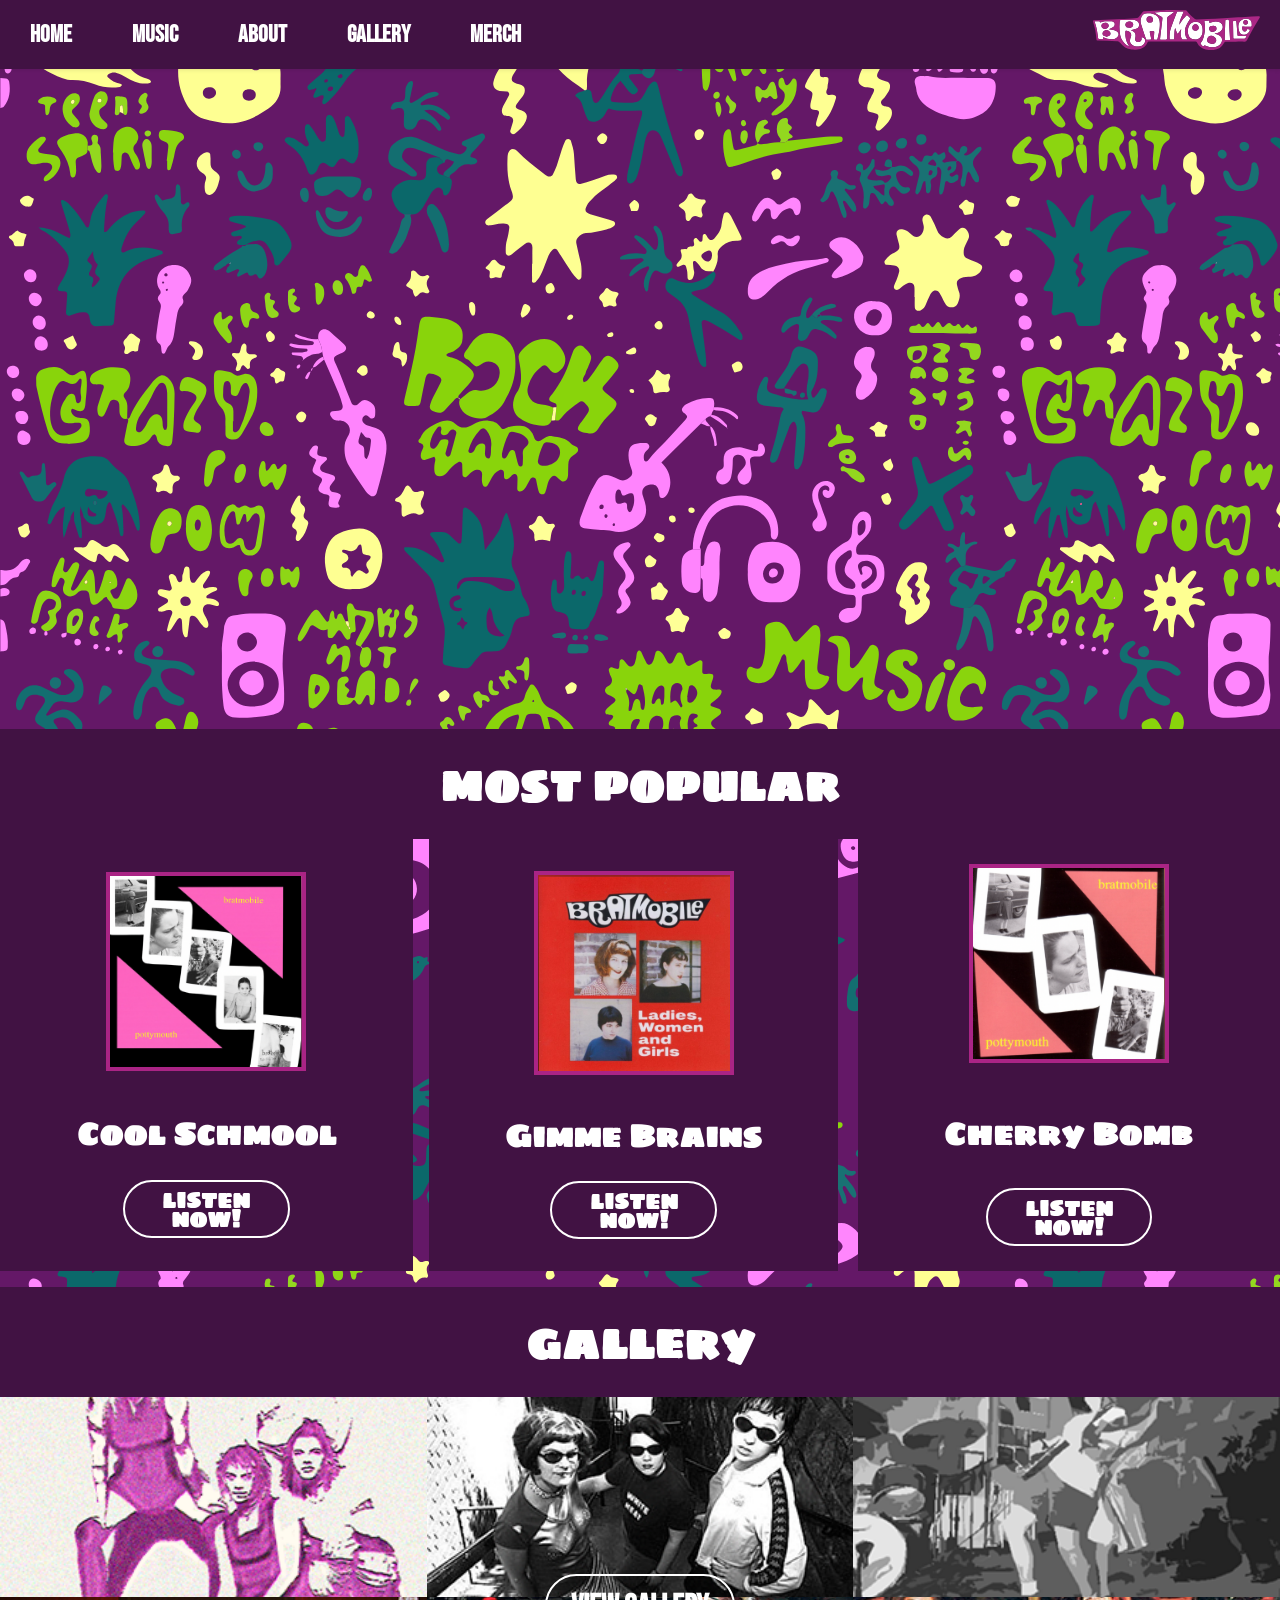
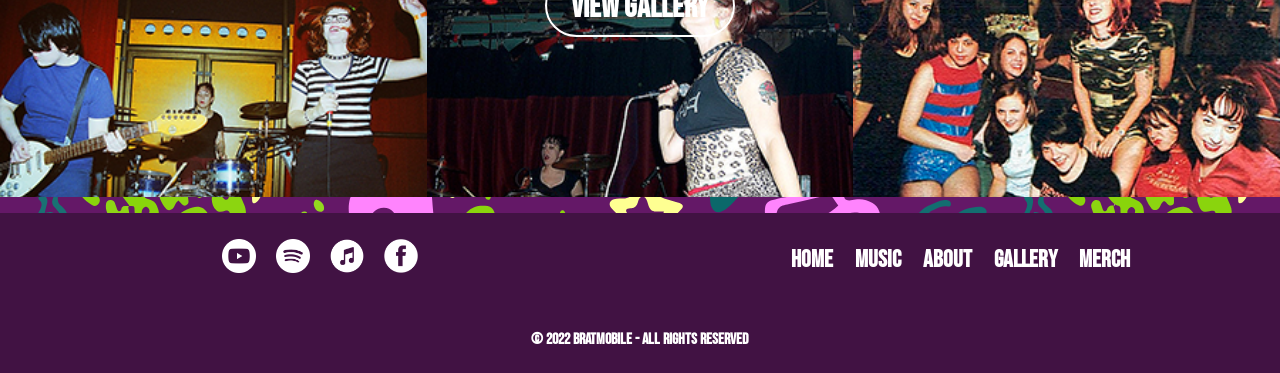
<file: Bratmobile-website/index.html>
<!DOCTYPE html>
<html lang="en">

<head>
    <meta charset="UTF-8">
    <meta http-equiv="X-UA-Compatible" content="IE=edge">
    <meta name="viewport" content="width=device-width, initial-scale=1.0">
    <title>Bratmobile Website</title>
    <link rel="stylesheet" href="style.css" type="text/css">
</head>

<body>
    <!-- hamburger- menu/ linket: https://www.youtube.com/watch?v=sjrp1FEHnyA -->
    <header class="header">
        <a href="index.html"><img class="img-logo" src="images/logo2.svg" alt="Banner logo"></a>
        <!-- menu-btn og nav-icon gør der er en bruger-menu og en checkbox -->
        <input class="menu-btn" type="checkbox" id="menu-btn">
        <!-- menu-btn og nav-icon gør der er en bruger-menu og en checkbox -->
        <label class="menu-icon" for="menu-btn"><span class="nav-icon"></span></label>
        <ul class="menu">
            <li><a href="index.html">Home</a></li>
            <li><a href="music.html">Music</a></li>
            <li><a href="about.html">About</a></li>
            <li><a href="gallery.html">Gallery</a></li>
            <li><a target="_blank" href="https://www.merchbar.com/rock-alternative/bratmobile">Merch</a></li>
        </ul>
    </header>

    <!-- bandet -->
    <section class="frontpage__intro">
        <video autoplay loop muted class="frontpage__video">
            <source src="images/frontpage__video.mp4" type="video/mp4">
        </video>
    </section>

    <!-- musik-top -->
    <section class="mostpopular__title">
        <h1>most popular</h1>
    </section>
    <section class="mostpopular">
        <article class="cover_right">
            <img class="albumimg" src="images/album1.jpeg" alt="Cool Schmool album-cover">
            <h1 class="albumtitle">Cool Schmool</h1>
            <a href="music.html">
                <h2 class="listennow">listen now!</h2>
            </a>
        </article>
        <article class="cover_left1">
            <img class="albumimg" src="images/album2.jpeg" alt="Gimme Brains album-cover">
            <h1 class="albumtitle2">Gimme Brains</h1>
            <a href="music.html">
                <h2 class="listennow">listen now!</h2>
            </a>
        </article>
        <article class="cover_left">
            <img class="albumimg" src="images/album2.jpeg" alt="Gimme Brains album-cover">
            <h1 class="albumtitle2">Gimme Brains</h1>
            <a href="music.html">
                <h2 class="listennow">listen now!</h2>
            </a>
        </article>
        <article class="cover_right cover__cherry">
            <img class="albumimg" src="images/album3.jpeg" alt="Cherry Bomb album-cover">
            <h1 class="albumtitle">Cherry Bomb</h1>
            <a href="music.html">
                <h2 class="listennow">listen now!</h2>
            </a>
        </article>
    </section>

    <!-- gallery -->
    <section class="gallery__title">
        <h1>gallery</h1>
    </section>
    <main>
        <section class="gallery_button">
            <a class="gallery_button__link" href="gallery.html">
                <h2 class="viewgallery">View gallery</h2>
            </a>
        </section>
        <section class="frontpage__gallery">
            <img class="frontpage__gallery_img" src="images/g1.png" alt="">
            <img class="frontpage__gallery_img" src="images/g2.png" alt="">
            <img class="frontpage__gallery_img" src="images/g3.png" alt="">
            <img class="frontpage__gallery_img" src="images/g4.png" alt="">
            <img class="frontpage__gallery_img" src="images/g5.png" alt="">
            <img class="frontpage__gallery_img" src="images/g6.png" alt="">
        </section>
    </main>

    <!-- footer -->
    <footer class="upperfooter">
        <ul class="footer__some">
            <li><a target="_blank" href="https://www.youtube.com/channel/UCO_ATn6dfa7IrXOGFjCIO2g"><img
                        class="footericon" src="images/youtube.png" alt="Link to YouTube"></a></li>
            <li><a target="_blank"
                    href="https://open.spotify.com/artist/3GTaO7e3uPaG0SJR7Hxy8L?si=b9cee08aacd64d13"><img
                        class="footericon" src="images/spotify.png" alt="Link to Spotify"></a></li>
            <li><a target="_blank" href="https://music.apple.com/dk/artist/bratmobile/2818879?l=da"><img
                        class="footericon" src="images/applemusic.png" alt="Link to Apple Music"></a>
            </li>
            <li><a target="_blank" href="https://www.facebook.com/bratmobileofficial"><img class="footericon"
                        src="images/facebook.png" alt="Link to Facebook-page"></a></li>
        </ul>
        <ul class="footer__links">
            <li><a href="index.html">Home</a></li>
            <li><a href="music.html">Music</a></li>
            <li><a href="about.html">About</a></li>
            <li><a href="gallery.html">Gallery</a></li>
            <li><a target="_blank" href="https://www.merchbar.com/rock-alternative/bratmobile">Merch</a></li>
        </ul>
    </footer>
    <footer class="underfooter">
        <p>© 2022 Bratmobile - All Rights Reserved</p>
    </footer>
</body>

</html>
</file>
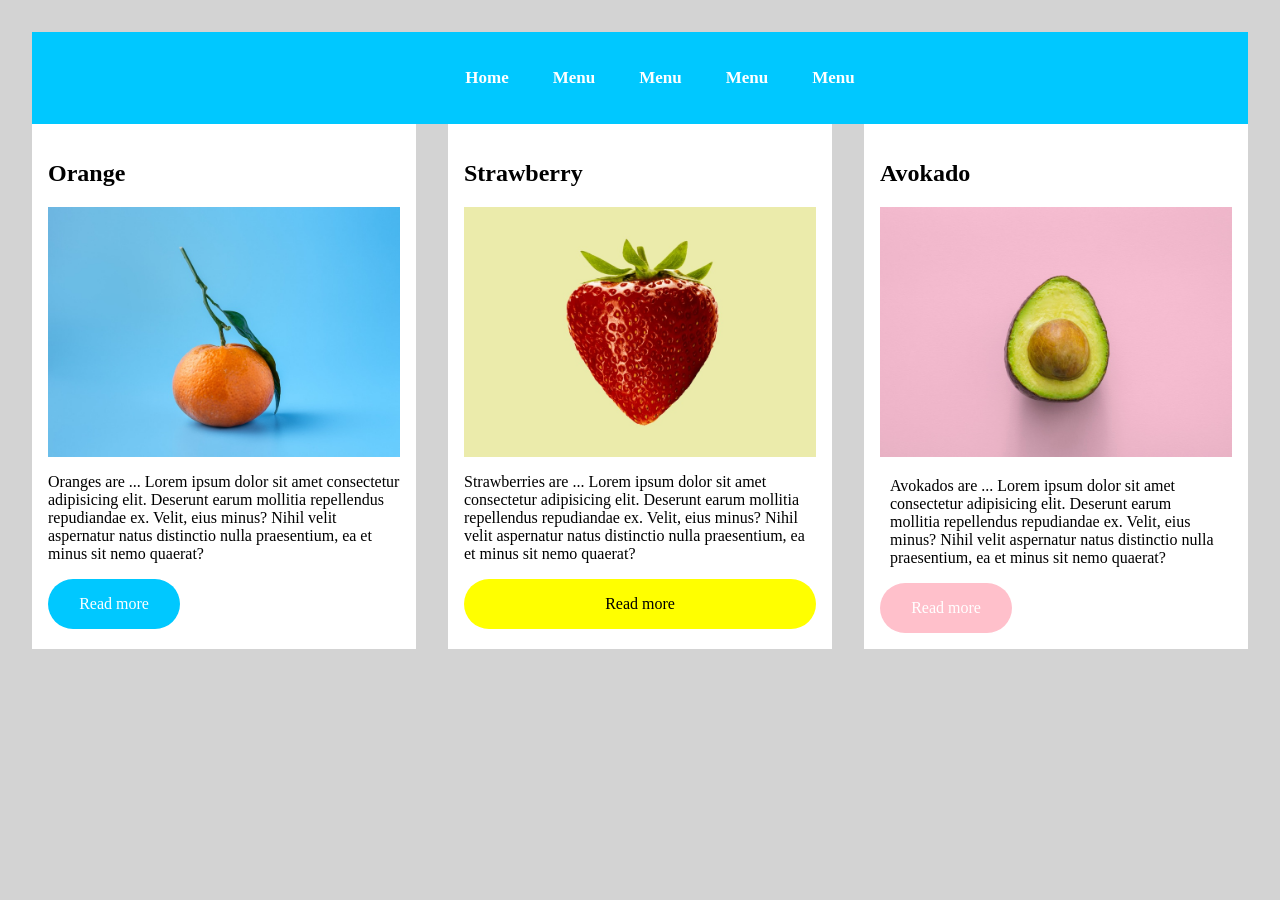
<file: Fruitcards-styling/index.html>
<!DOCTYPE html>
<html lang="en">
<head>
    <meta charset="UTF-8">
    <meta http-equiv="X-UA-Compatible" content="IE=edge">
    <meta name="viewport" content="width=device-width, initial-scale=1.0">
    <link rel="stylesheet" href="style.css">
    <title>Flexbox cards with fruit</title>
</head>
<body>
    <header>
        <nav>
            <ul>
                <li><a href="#">Home</a></li>
                <li><a href="#">Menu</a></li>
                <li><a href="#">Menu</a></li>
                <li><a href="#">Menu</a></li>
                <li><a href="#">Menu</a></li>
            </ul>
        </nav>
    </header>
    <section class="fruit-collection">
        <article class="fruit">
            <h2 class="fruit__title">Orange</h2>
            <img class="fruit__img" src="images/orange.jpg" alt="orange with a green leaf">
            <p class="fruit__description">Oranges are ... Lorem ipsum dolor sit amet consectetur adipisicing elit. Deserunt earum mollitia repellendus repudiandae ex. Velit, eius minus? Nihil velit aspernatur natus distinctio nulla praesentium, ea et minus sit nemo quaerat?</p>
            <a href="#" class="fruit__button  fruit__button--blue">Read more</a>
        </article>
        <article class="fruit">
            <h2 class="fruit__title">Strawberry</h2>
            <img class="fruit__img" src="images/strawberry.jpg" alt="strawberry">
            <p class="fruit__description">Strawberries are ... Lorem ipsum dolor sit amet consectetur adipisicing elit. Deserunt earum mollitia repellendus repudiandae ex. Velit, eius minus? Nihil velit aspernatur natus distinctio nulla praesentium, ea et minus sit nemo quaerat?</p>
            <a href="#" class="fruit__button  fruit__button--yellow">Read more</a>
        </article>
        <article class="fruit fruit--pink">
            <h2 class="fruit__title">Avokado</h2>
            <img class="fruit__img" src="images/avokado.jpg" alt="avokado cut in half">
            <p class="fruit__description fruit__description--pink">Avokados are ... Lorem ipsum dolor sit amet consectetur adipisicing elit. Deserunt earum mollitia repellendus repudiandae ex. Velit, eius minus? Nihil velit aspernatur natus distinctio nulla praesentium, ea et minus sit nemo quaerat?</p>
            <a href="#" class="fruit__button  fruit__button--pink">Read more</a>
        </article>
    </section>
    
</body>
</html>
</file>
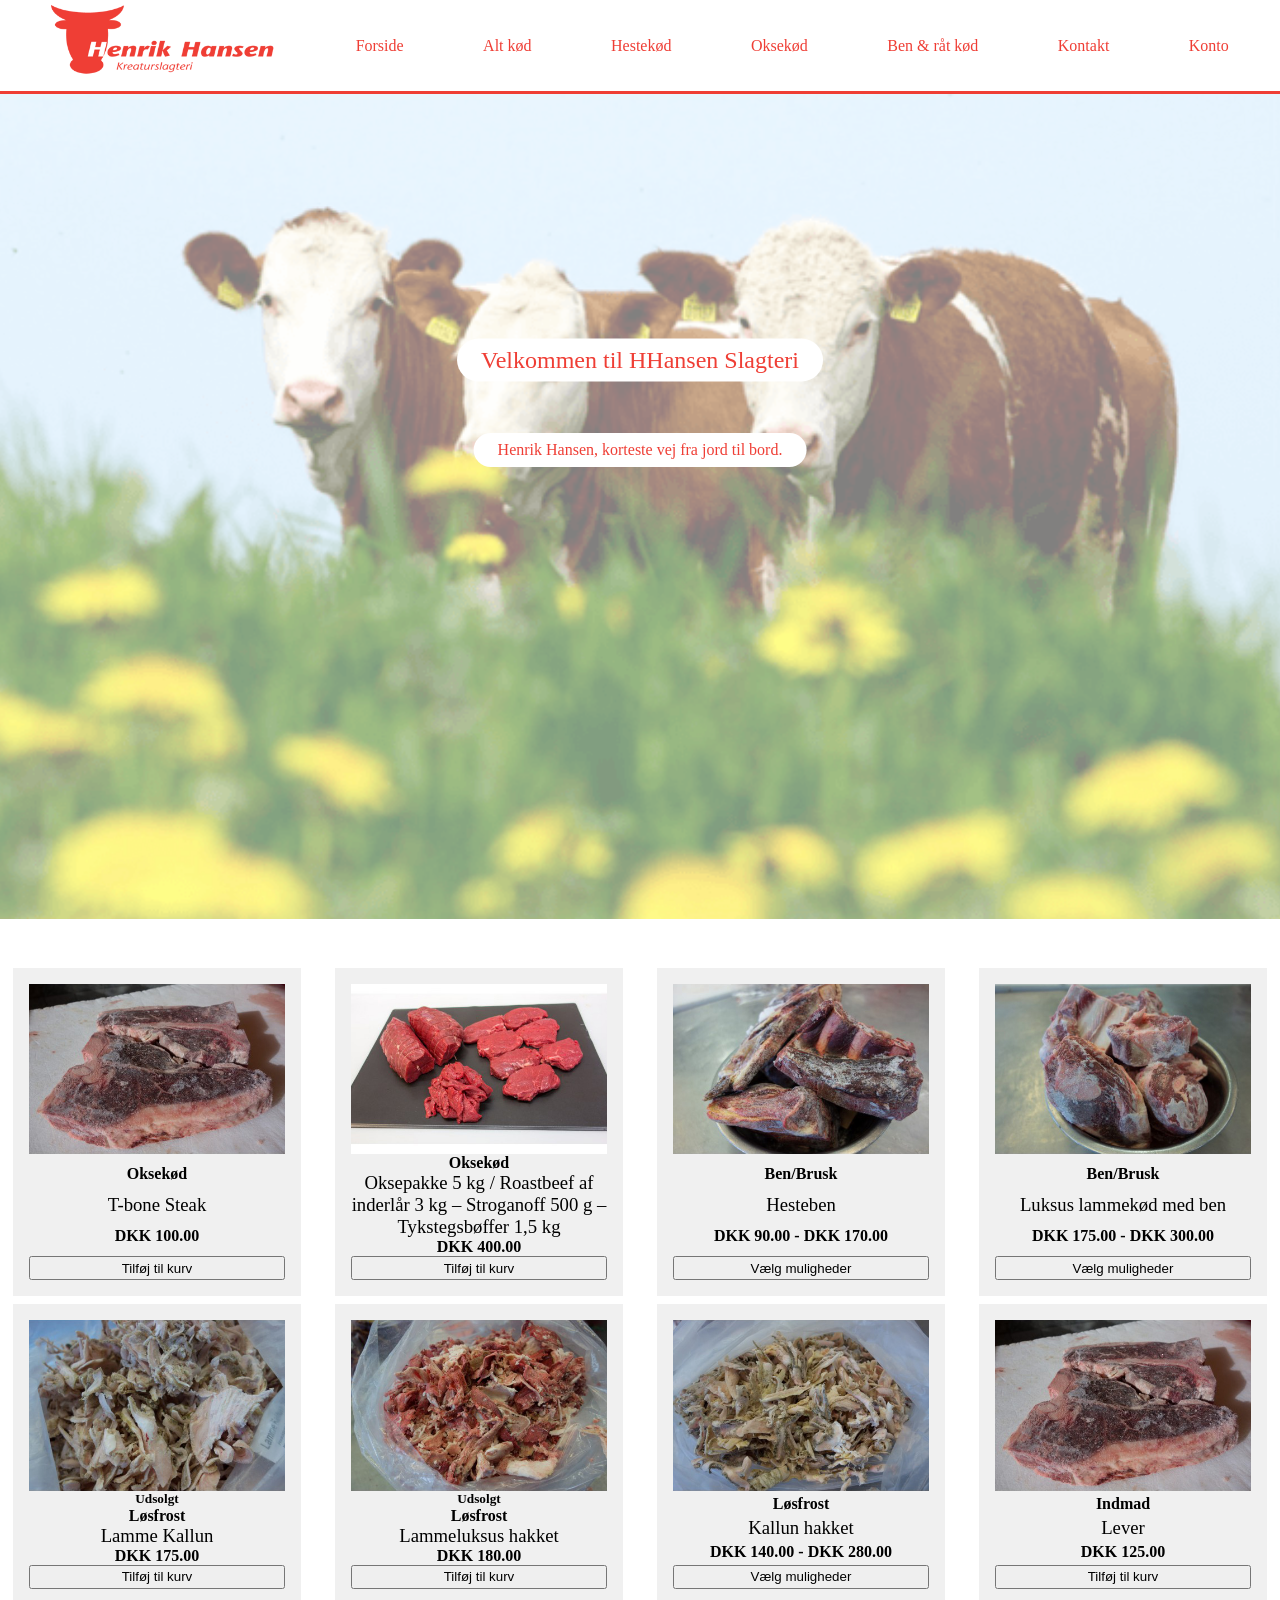
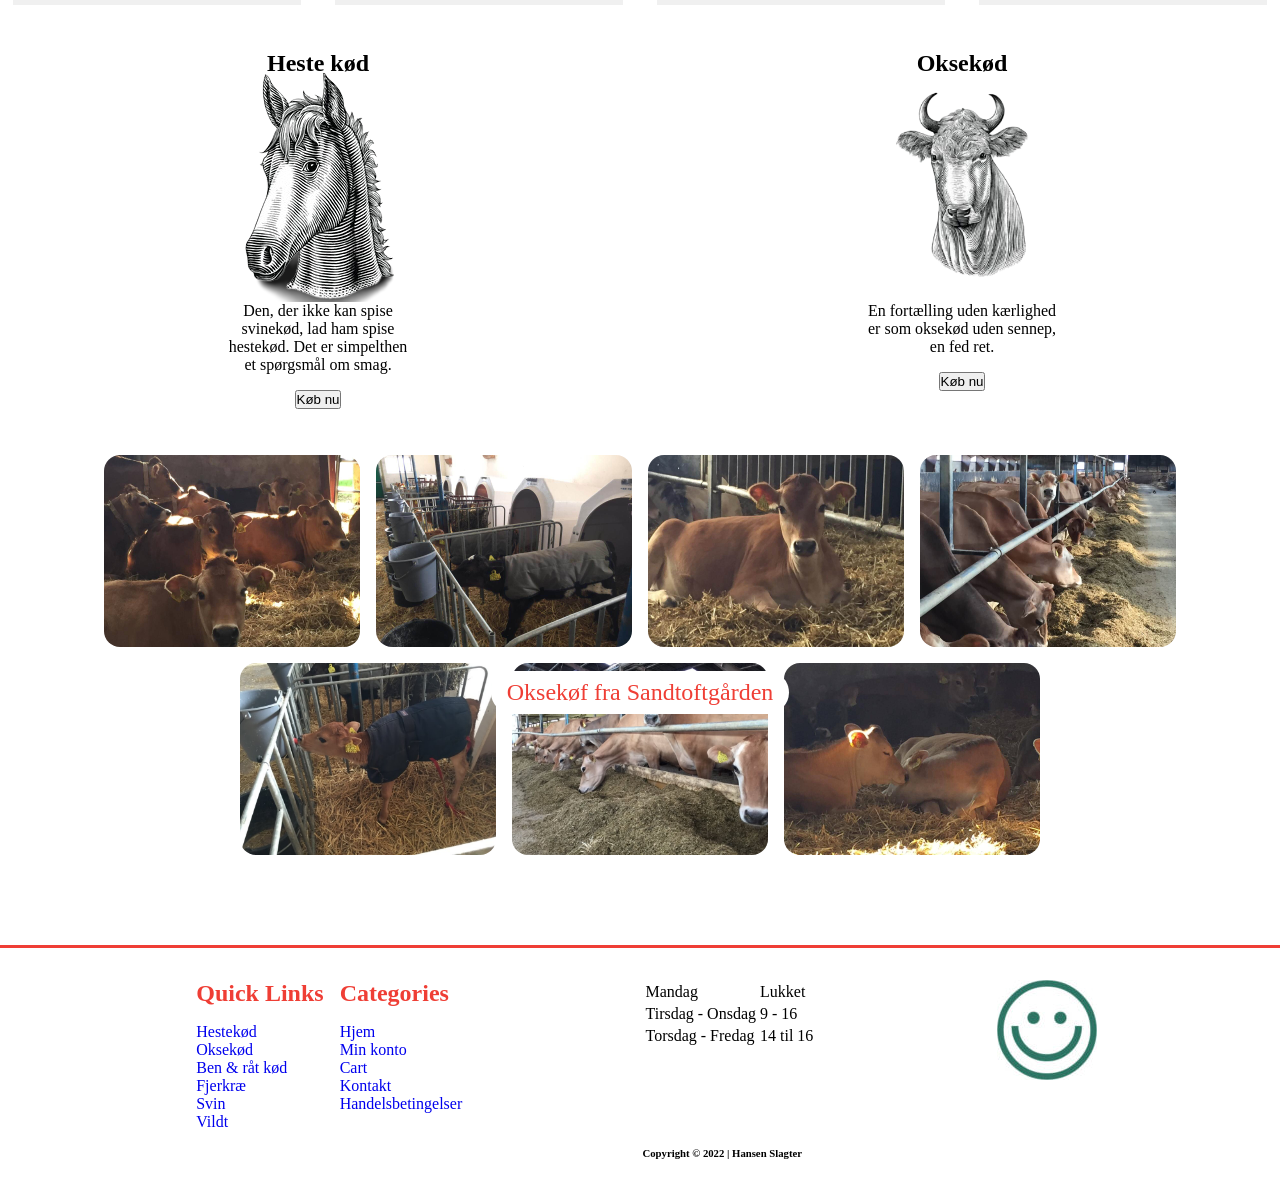
<file: Slagter Hansen-redesign/index.html>
<!DOCTYPE html>
<html lang="en">
  <head>
    <meta charset="UTF-8" />
    <meta http-equiv="X-UA-Compatible" content="IE=edge" />
    <meta name="viewport" content="width=device-width, initial-scale=1.0" />
    <title>Slagter Hansen</title>
    <link rel="stylesheet" href="style.css" />
  </head>
  <body>
    <header class="site-header">
      <nav class="menu">
        <ul class="menu__list">
          <li>
            <a href="index.html"><img src="images/logo.png" alt="Slagter Hansen logo" class="logo" /></a>
          </li>
          <li class="menu__item">
            <a href="#" class="menu__link">Forside</a>
          </li>
          <li class="menu__item">
            <a href="#" class="menu__link">Alt kød</a>
          </li>
          <li class="menu__item">
            <a href="#" class="menu__link">Hestekød</a>
          </li>
          <li class="menu__item">
            <a href="#" class="menu__link">Oksekød</a>
          </li>
          <li class="menu__item">
            <a href="#" class="menu__link">Ben & råt kød</a>
          </li>
          <li class="menu__item">
            <a href="#" class="menu__link">Kontakt</a>
          </li>
          <li class="menu__item">
            <a href="#" class="menu__link">Konto</a>
          </li>
        </ul>
      </nav>
    </header>
    <section class="hero">
      <h2 class="hero__subheading">Velkommen til HHansen Slagteri</h2>
      <h1 class="hero__heading">
        Henrik Hansen, korteste vej fra jord til bord.
      </h1>
      <button class="buy-now">Køb nu</button>
      <img
        src="images/hero.png"
        alt="Cows standing on a field"
        class="hero__image"
      />
    </section>
    <main>
      <section class="popular-products">
        <article class="product">
          <img src="images/product1.jpeg" class="product__image" />
          <h4 class="product__category">Oksekød</h4>
          <h3 class="product__name">T-bone Steak</h3>
          <h4 class="product__price">DKK 100.00</h4>
          <button class="product__add-to-cart">Tilføj til kurv</button>
        </article>
        <article class="product">
          <img src="images/product2.jpeg" class="product__image" />
          <h4 class="product__category">Oksekød</h4>
          <h3 class="product__name">
            Oksepakke 5 kg / Roastbeef af inderlår 3 kg – Stroganoff 500 g –
            Tykstegsbøffer 1,5 kg
          </h3>
          <h4 class="product__price">DKK 400.00</h4>
          <button class="product__add-to-cart">Tilføj til kurv</button>
        </article>
        <article class="product">
          <img src="images/product3.jpeg" class="product__image" />
          <h4 class="product__category">Ben/Brusk</h4>
          <h3 class="product__name">Hesteben</h3>
          <h4 class="product__price">DKK 90.00 - DKK 170.00</h4>
          <button class="product__add-to-cart product__add-to-cart--choice">
            Vælg muligheder
          </button>
        </article>
        <article class="product">
          <img src="images/product4.jpeg" class="product__image" />
          <h4 class="product__category">Ben/Brusk</h4>
          <h3 class="product__name">Luksus lammekød med ben</h3>
          <h4 class="product__price">DKK 175.00 - DKK 300.00</h4>
          <button class="product__add-to-cart product__add-to-cart--choice">
            Vælg muligheder
          </button>
        </article>
        <article class="product">
          <img src="images/product5.jpeg" class="product__image" />
          <h5 class="product__sold-out">Udsolgt</h5>
          <h4 class="product__category">Løsfrost</h4>
          <h3 class="product__name">Lamme Kallun</h3>
          <h4 class="product__price">DKK 175.00</h4>
          <button class="product__add-to-cart">Tilføj til kurv</button>
        </article>
        <article class="product">
          <img src="images/product6.jpeg" class="product__image" />
          <h5 class="product__sold-out">Udsolgt</h5>
          <h4 class="product__category">Løsfrost</h4>
          <h3 class="product__name">Lammeluksus hakket</h3>
          <h4 class="product__price">DKK 180.00</h4>
          <button class="product__add-to-cart">Tilføj til kurv</button>
        </article>
        <article class="product">
          <img src="images/product7.jpeg" class="product__image" />
          <h4 class="product__category">Løsfrost</h4>
          <h3 class="product__name">Kallun hakket</h3>
          <h4 class="product__price">DKK 140.00 - DKK 280.00</h4>
          <button class="product__add-to-cart product__add-to-cart--choice">
            Vælg muligheder
          </button>
        </article>
        <article class="product">
          <img src="images/product1.jpeg" class="product__image" />
          <h4 class="product__category">Indmad</h4>
          <h3 class="product__name">Lever</h3>
          <h4 class="product__price">DKK 125.00</h4>
          <button class="product__add-to-cart">Tilføj til kurv</button>
        </article>
      </section>
      <section class="categories">
        <article class="category1">
          <h2 class="category__name">Heste kød</h2>
          <p class="category__description">
            Den, der ikke kan spise svinekød, lad ham spise hestekød. Det er
            simpelthen et spørgsmål om smag.
          </p>
          <button class="buy-now">Køb nu</button>
        </article>
        <article class="category2">
          <h2 class="category__name">Oksekød</h2>
          <p class="category__description">
            En fortælling uden kærlighed er som oksekød uden sennep, en fed ret.
          </p>
          <button class="buy-now">Køb nu</button>
        </article>
      </section>
      <section class="gallery">
        <h2 class="gallery__headline">Oksekøf fra Sandtoftgården</h2>
        <img src="images/gallery1.jpeg" class="gallery__image" />
        <img src="images/gallery2.jpeg" class="gallery__image" />
        <img src="images/gallery3.jpeg" class="gallery__image" />
        <img src="images/gallery4.jpeg" class="gallery__image" />
        <img src="images/gallery5.jpeg" class="gallery__image" />
        <img src="images/gallery6.jpeg" class="gallery__image" />
        <img src="images/gallery7.jpeg" class="gallery__image" />
      </section>
    </main>
    <footer class="site-footer">
      <nav class="footer-links">
        <h2 class="footer-links__headline">Quick Links</h2>
        <ul class="quick-links">
          <li class="quick-links__item">
            <a href="#" class="quick-links__link">Hjem</a>
          </li>
          <li class="quick-links__item">
            <a href="#" class="quick-links__link">Min konto</a>
          </li>
          <li class="quick-links__item">
            <a href="#" class="quick-links__link">Cart</a>
          </li>
          <li class="quick-links__item">
            <a href="#" class="quick-links__link">Kontakt</a>
          </li>
          <li class="quick-links__item">
            <a href="#" class="quick-links__link">Handelsbetingelser</a>
          </li>
        </ul>
        <h2 class="footer-links__headline">Categories</h2>
        <ul class="categories-links">
          <li class="categories-links__item">
            <a href="#" class="categories-links__link">Hestekød</a>
          </li>
          <li class="categories-links__item">
            <a href="#" class="categories-links__link">Oksekød</a>
          </li>
          <li class="categories-links__item">
            <a href="#" class="categories-links__link">Ben & råt kød</a>
          </li>
          <li class="categories-links__item">
            <a href="#" class="categories-links__link">Fjerkræ</a>
          </li>
          <li class="categories-links__item">
            <a href="#" class="categories-links__link">Svin</a>
          </li>
          <li class="categories-links__item">
            <a href="#" class="categories-links__link">Vildt</a>
          </li>
        </ul>
      </nav>
      <section class="opening-hours">
        <table class="opening-hours-table">
          <tr>
            <td>Mandag</td>
            <td>Lukket</td>
          </tr>
          <tr>
            <td>Tirsdag - Onsdag</td>
            <td>9 - 16</td>
          </tr>
          <tr>
            <td>Torsdag - Fredag</td>
            <td>14 til 16</td>
          </tr>
        </table>
      </section>
      <a class="site-footer__smilie" href="https://www.findsmiley.dk/708761">
        <img src="images/smilie.jpeg" alt="Fødevarestyrelsens smileyordning" />
      </a>
      <h6 class="site-footer__copyright">
        Copyright &copy; 2022 | Hansen Slagter
      </h6>
    </footer>
  </body>
</html>
</file>
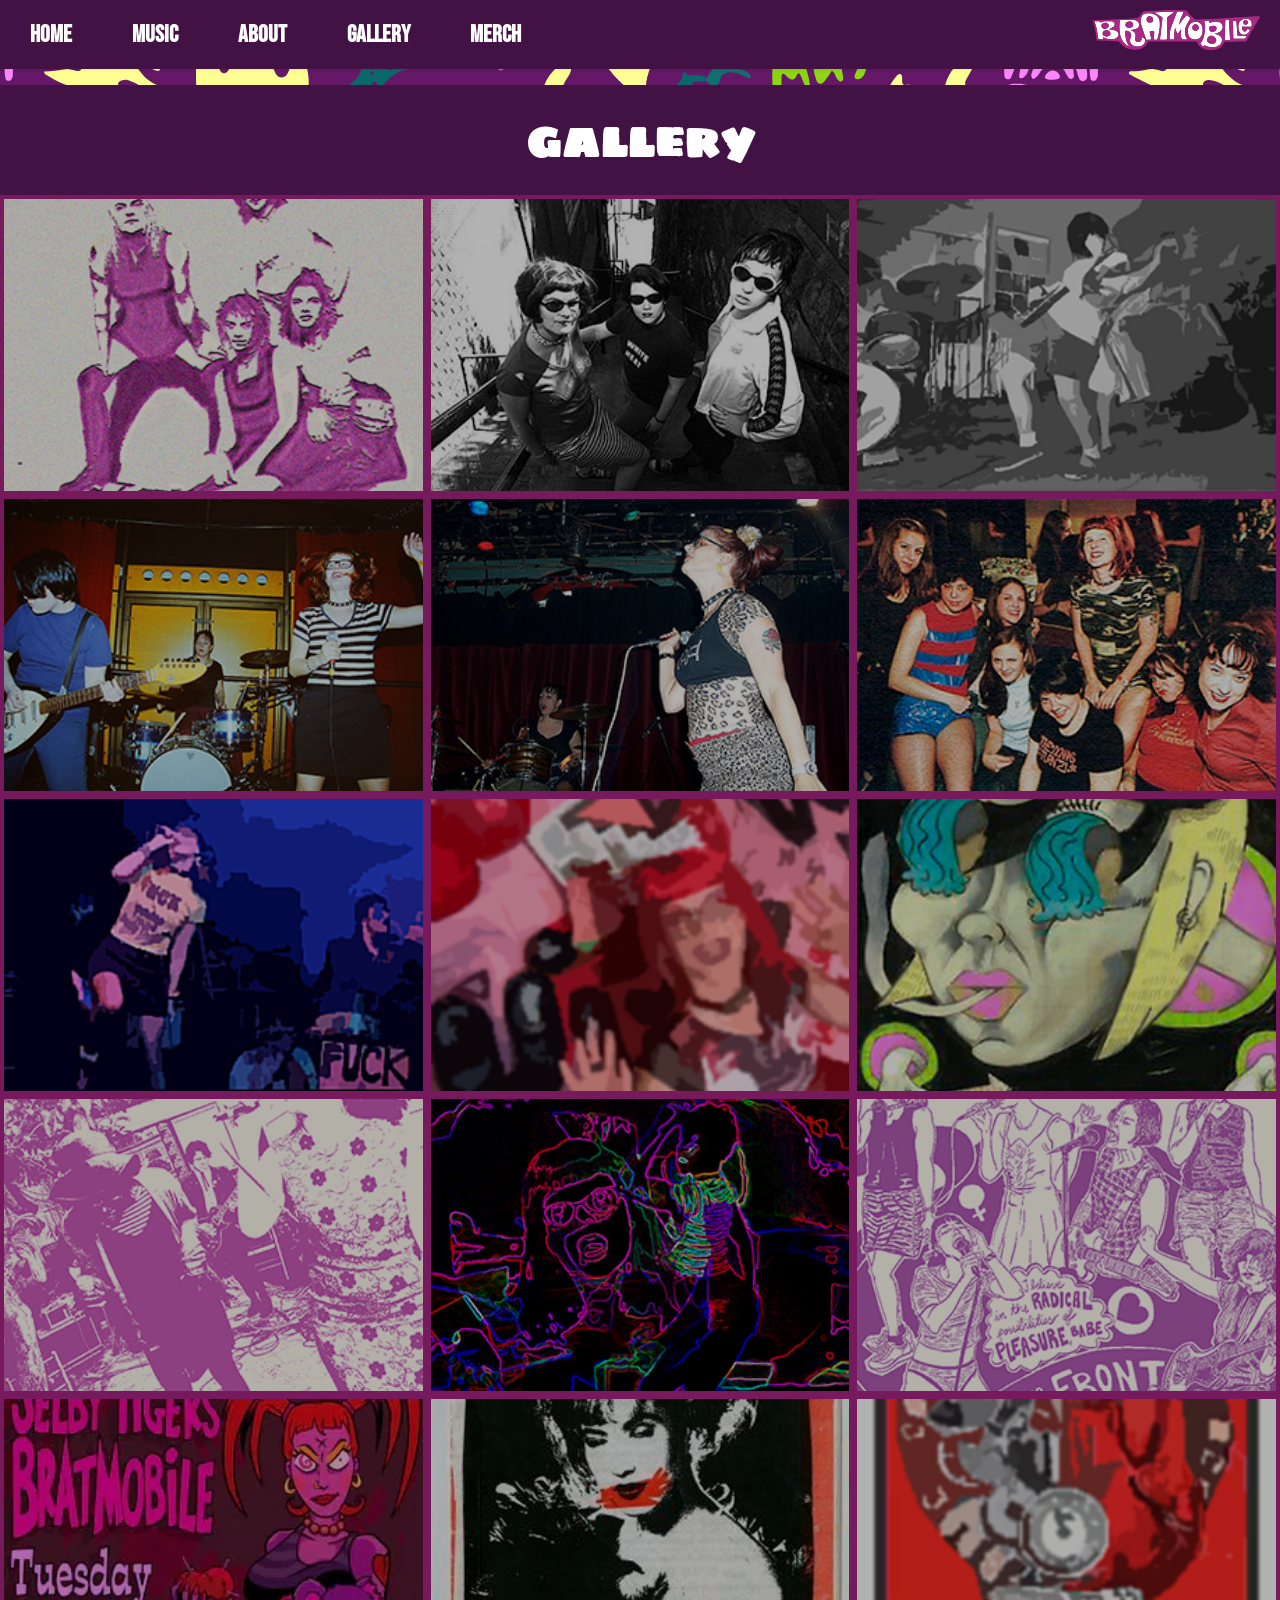
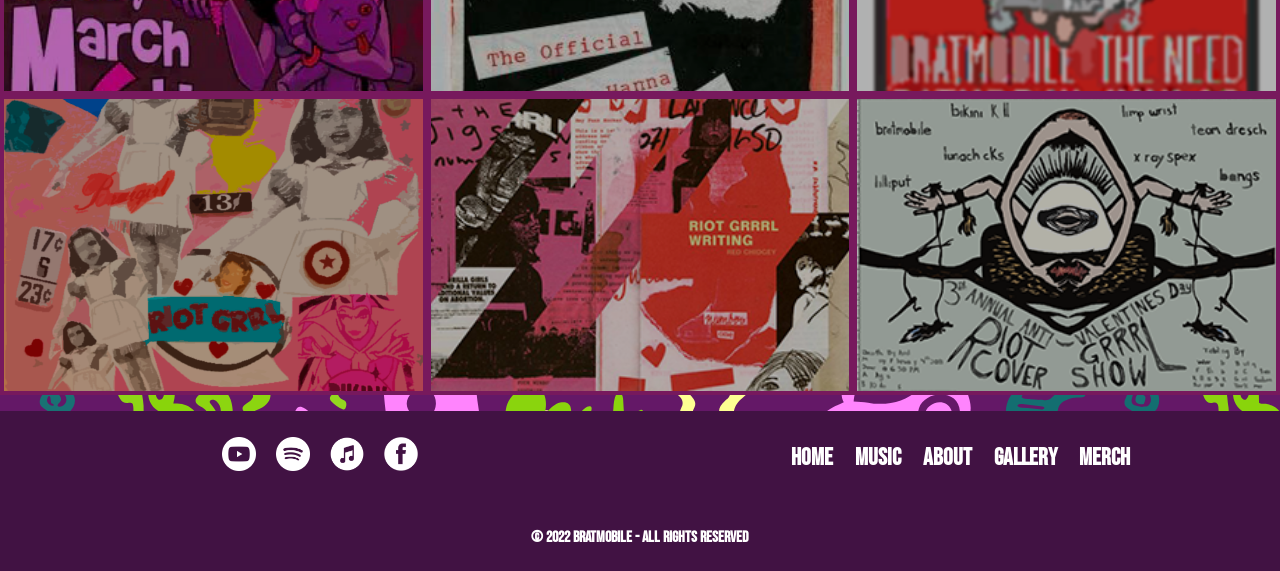
<file: Bratmobile-website/gallery.html>
<!DOCTYPE html>
<html lang="en">

<head>
    <meta charset="UTF-8">
    <meta http-equiv="X-UA-Compatible" content="IE=edge">
    <meta name="viewport" content="width=device-width, initial-scale=1.0">
    <title>Bratmobile Website - Gallery</title>
    <link rel="stylesheet" href="style.css" type="text/css">
</head>

<body>
    <!-- hamburger- menu/ linket: https://www.youtube.com/watch?v=sjrp1FEHnyA -->
    <header class="header">
        <a href="index.html"><img class="img-logo" src="images/logo2.svg" alt="Banner logo"></a>
        <!-- menu-btn og nav-icon gør der er en bruger-menu og en checkbox -->
        <input class="menu-btn" type="checkbox" id="menu-btn">
        <!-- menu-btn og nav-icon gør der er en bruger-menu og en checkbox -->
        <label class="menu-icon" for="menu-btn"><span class="nav-icon"></span></label>
        <ul class="menu">
            <li><a href="index.html">Home</a></li>
            <li><a href="music.html">Music</a></li>
            <li><a href="about.html">About</a></li>
            <li><a href="gallery.html">Gallery</a></li>
            <li><a target="_blank" href="https://www.merchbar.com/rock-alternative/bratmobile">Merch</a></li>
        </ul>
    </header>

    <!-- gallery -->
    <section class="gallery__title">
        <h1>gallery</h1>
    </section>

    <!-- gallery__billeder -->
    <main>
        <section class="gallery__section">
            <img class="gallery_img" src="images/g1.png" alt="">
            <img class="gallery_img" src="images/g2.png" alt="">
            <img class="gallery_img" src="images/g3.png" alt="">
            <img class="gallery_img" src="images/g4.png" alt="">
            <img class="gallery_img" src="images/g5.png" alt="">
            <img class="gallery_img" src="images/g6.png" alt="">
            <img class="gallery_img" src="images/g7.png" alt="">
            <img class="gallery_img" src="images/g8.png" alt="">
            <img class="gallery_img" src="images/g9.png" alt="">
            <img class="gallery_img" src="images/g10.png" alt="">
            <img class="gallery_img" src="images/g11.png" alt="">
            <img class="gallery_img" src="images/g12.png" alt="">
            <img class="gallery_img" src="images/g13.png" alt="">
            <img class="gallery_img" src="images/g14.png" alt="">
            <img class="gallery_img" src="images/g15.png" alt="">
            <img class="gallery_img" src="images/g16.png" alt="">
            <img class="gallery_img" src="images/g17.png" alt="">
            <img class="gallery_img" src="images/g18.png" alt="">
        </section>
    </main>

    <!-- footer -->
    <footer class="upperfooter">
        <ul class="footer__some">
            <li><a target="_blank" href="https://www.youtube.com/channel/UCO_ATn6dfa7IrXOGFjCIO2g"><img
                        class="footericon" src="images/youtube.png" alt="Link to YouTube"></a></li>
            <li><a target="_blank"
                    href="https://open.spotify.com/artist/3GTaO7e3uPaG0SJR7Hxy8L?si=b9cee08aacd64d13"><img
                        class="footericon" src="images/spotify.png" alt="Link to Spotify"></a></li>
            <li><a target="_blank" href="https://music.apple.com/dk/artist/bratmobile/2818879?l=da"><img
                        class="footericon" src="images/applemusic.png" alt="Link to Apple Music"></a>
            </li>
            <li><a target="_blank" href="https://www.facebook.com/bratmobileofficial"><img class="footericon"
                        src="images/facebook.png" alt="Link to Facebook-page"></a></li>
        </ul>
        <ul class="footer__links">
            <li><a href="index.html">Home</a></li>
            <li><a href="music.html">Music</a></li>
            <li><a href="about.html">About</a></li>
            <li><a href="gallery.html">Gallery</a></li>
            <li><a target="_blank" href="https://www.merchbar.com/rock-alternative/bratmobile">Merch</a></li>
        </ul>
    </footer>
    <footer class="underfooter">
        <p>© 2022 Bratmobile - All Rights Reserved</p>
    </footer>
</body>
</file>
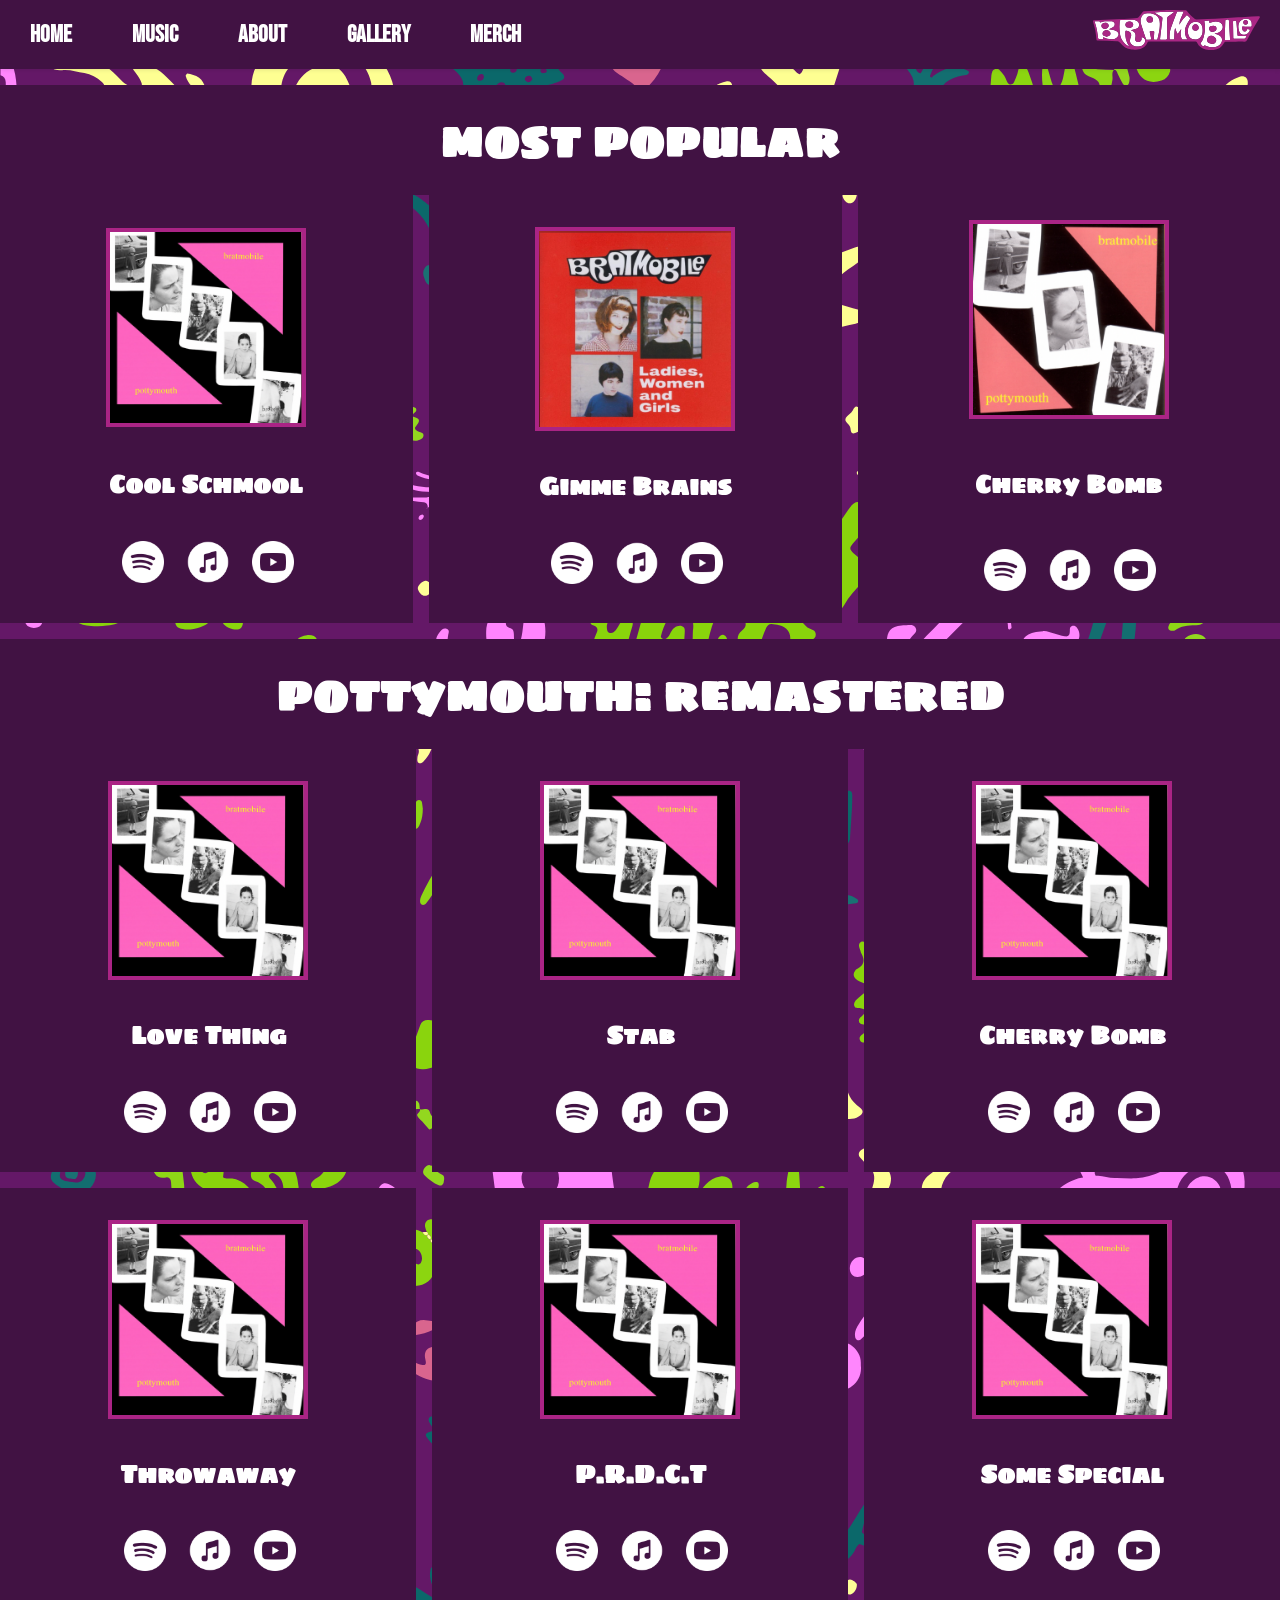
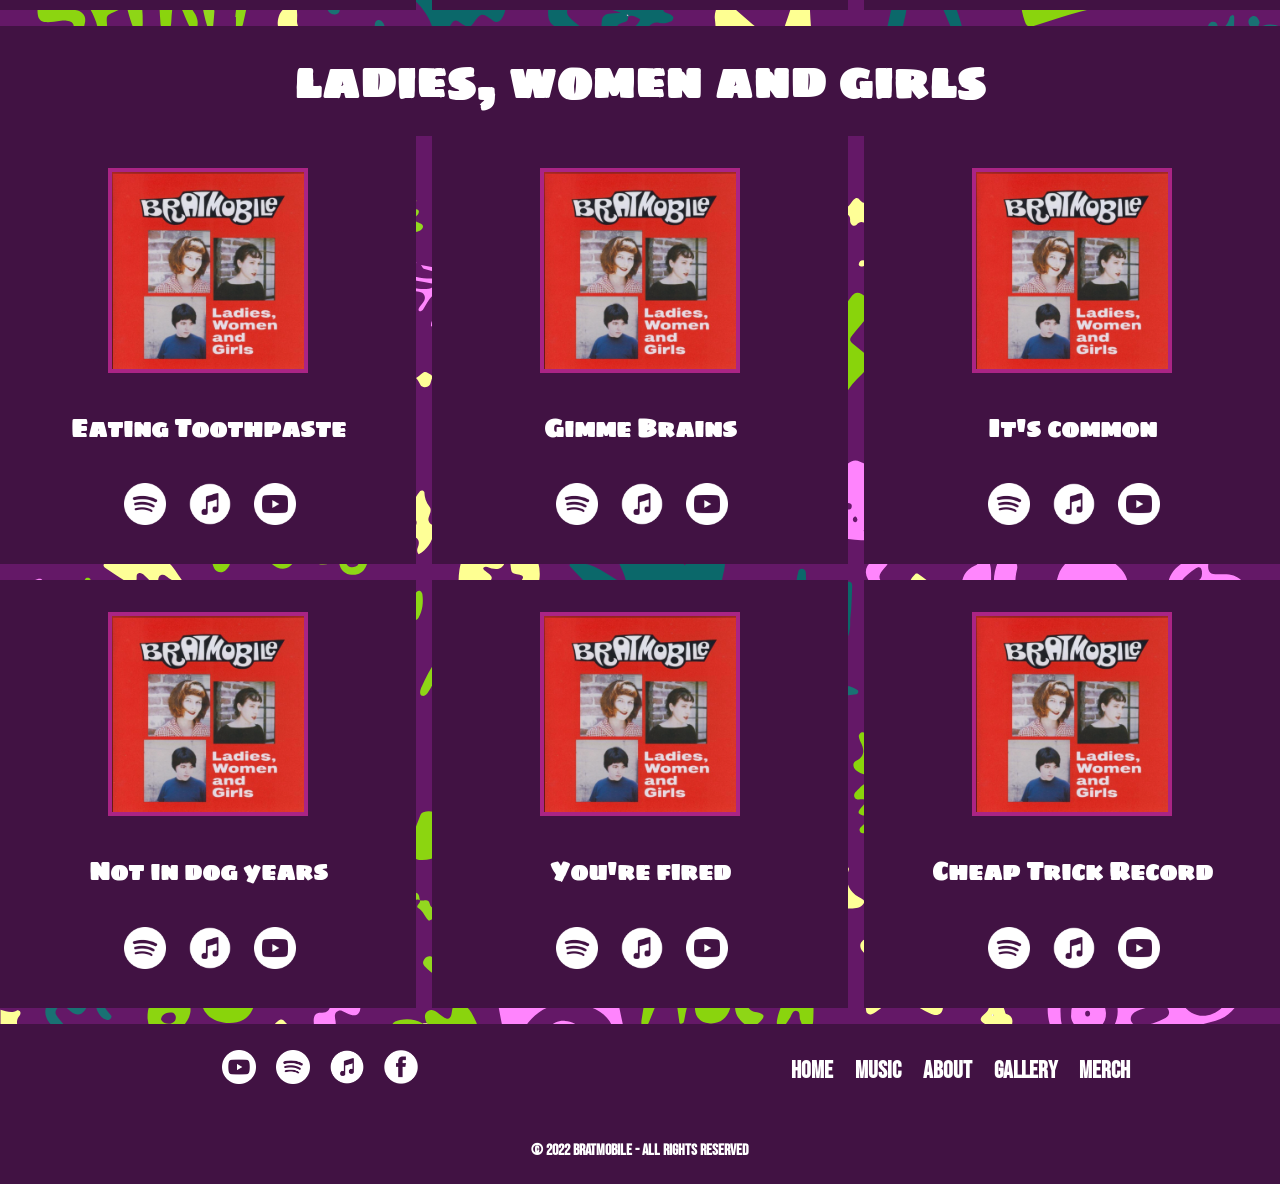
<file: Bratmobile-website/music.html>
<!DOCTYPE html>
<html lang="en">

<head>
    <meta charset="UTF-8">
    <meta http-equiv="X-UA-Compatible" content="IE=edge">
    <meta name="viewport" content="width=device-width, initial-scale=1.0">
    <title>Bratmobile Website - Music</title>
    <link rel="stylesheet" href="style.css" type="text/css">
</head>

<body>
    <!-- hamburger- menu/ linket: https://www.youtube.com/watch?v=sjrp1FEHnyA -->
    <header class="header">
        <a href="index.html"><img class="img-logo" src="images/logo2.svg" alt="Banner logo"></a>
        <!-- menu-btn og nav-icon gør der er en bruger-menu og en checkbox -->
        <input class="menu-btn" type="checkbox" id="menu-btn">
        <!-- menu-btn og nav-icon gør der er en bruger-menu og en checkbox -->
        <label class="menu-icon" for="menu-btn"><span class="nav-icon"></span></label>
        <ul class="menu">
            <li><a href="index.html">Home</a></li>
            <li><a href="music.html">Music</a></li>
            <li><a href="about.html">About</a></li>
            <li><a href="gallery.html">Gallery</a></li>
            <li><a target="_blank" href="https://www.merchbar.com/rock-alternative/bratmobile">Merch</a></li>
        </ul>
    </header>

    <!-- musik-top -->
    <section class="mostpopular__title">
        <h1>most popular</h1>
    </section>
    <section class="mostpopular">
        <article class="cover_right">
            <img class="albumimg" src="images/album1.jpeg" alt="Cool Schmool album-cover">
            <h2 class="albumtitle">Cool Schmool</h2>
            <ul class="afspil_musik">
                <li><a target="_blank"
                        href="https://open.spotify.com/track/5SQhahcpnWJ6AXZ1N4YIvT?si=97271f583f4c4f66"><img
                            src="images/spotify.png" alt="Listen on Spotify"></a></li>
                <li><a target="_blank"
                        href="https://music.apple.com/dk/album/cool-schmool/313900565?i=313900678&l=da"><img
                            src="images/applemusic.png" alt="Listen on Apple Music"></a></li>
                <li><a target="_blank"
                        href="https://www.youtube.com/watch?v=vQoP2_O8vkI&ab_channel=Bratmobile-Topic"><img
                            src="images/youtube.png" alt="Listen on YouTube"></a></li>
            </ul>
        </article>
        <article class="cover_right">
            <img class="albumimg" src="images/album2.jpeg" alt="Gimme Brains album-cover">
            <h2 class="albumtitle2">Gimme Brains</h2>
            <ul class="afspil_musik">
                <li><a target="_blank"
                        href="https://open.spotify.com/track/2ICGarWJwQiIGMl07os7sQ?si=7dd3954949874315"><img
                            src="images/spotify.png" alt="Listen on YouTube"></a></li>
                <li><a target="_blank"
                        href="https://music.apple.com/dk/album/gimme-brains/496422934?i=496422940&l=da"><img
                            src="images/applemusic.png" alt="Listen on Apple Music"></a></li>
                <li><a target="_blank"
                        href="https://www.youtube.com/watch?v=MtgUKpX7FxI&ab_channel=Bratmobile-Topic"><img
                            src="images/youtube.png" alt="Listen on YouTube"></a></li>
            </ul>
        </article>
        <article class="cover_right  cover__cherry">
            <img class="albumimg" src="images/album3.jpeg" alt="Cherry Bomb album-cover">
            <h2 class="albumtitle">Cherry Bomb</h2>
            <ul class="afspil_musik">
                <li><a target="_blank"
                        href="https://open.spotify.com/track/3ewFOv5hsOEtIdmNuiyJIV?si=baac7deac3014b2d"><img
                            src="images/spotify.png" alt="Listen on Spotify"></a></li>
                <li><a target="_blank"
                        href="https://music.apple.com/dk/album/cherry-bomb-remastered/1450008124?i=1450008131&l=da"><img
                            src="images/applemusic.png" alt="Listen on Apple Music"></a></li>
                <li><a target="_blank"
                        href="https://www.youtube.com/watch?v=bvNLCgea6oI&ab_channel=Bratmobile-Topic"><img
                            src="images/youtube.png" alt="Listen on YouTube"></a></li>
            </ul>
        </article>
    </section>

    <!-- musik__album-top -->
    <section class="mostpopular__title">
        <h1>pottymouth: remastered</h1>
    </section>
    <section class="mostpopular">
        <article class="cover_right">
            <img class="albumimg" src="images/album1.jpeg" alt="Cool Schmool album-cover">
            <h2 class="albumtitle">Love Thing</h2>
            <ul class="afspil_musik">
                <li><a target="_blank"
                        href="https://open.spotify.com/album/5B3FlfoWVwLazsuELgRcAC?si=iiOcT1xeTX6G5j2TxBL9VA"><img
                            src="images/spotify.png" alt="Listen on Spotify"></a></li>
                <li><a target="_blank"
                        href="https://music.apple.com/dk/album/pottymouth-remastered-version/1450008124?l=da"><img
                            src="images/applemusic.png" alt="Listen on Apple Music"></a></li>
                <li><a target="_blank" href="https://youtu.be/y95XS4eHqzs"><img src="images/youtube.png"
                            alt="Listen on YouTube"></a></li>
            </ul>
        </article>
        <article class="cover_right">
            <img class="albumimg" src="images/album1.jpeg" alt="Gimme Brains album-cover">
            <h2 class="albumtitle2">Stab</h2>
            <ul class="afspil_musik">
                <li><a target="_blank"
                        href="https://open.spotify.com/album/5B3FlfoWVwLazsuELgRcAC?si=iiOcT1xeTX6G5j2TxBL9VA"><img
                            src="images/spotify.png" alt="Listen on Spotify"></a></li>
                <li><a target="_blank"
                        href="https://music.apple.com/dk/album/pottymouth-remastered-version/1450008124?l=da"><img
                            src="images/applemusic.png" alt="Listen on Apple Music"></a></li>
                <li><a target="_blank" href="https://youtu.be/y95XS4eHqzs"><img src="images/youtube.png"
                            alt="Listen on YouTube"></a></li>
            </ul>
        </article>
        <article class="cover_right">
            <img class="albumimg" src="images/album1.jpeg" alt="Cherry Bomb album-cover">
            <h2 class="albumtitle">Cherry Bomb</h2>
            <ul class="afspil_musik">
                <li><a target="_blank"
                        href="https://open.spotify.com/album/5B3FlfoWVwLazsuELgRcAC?si=iiOcT1xeTX6G5j2TxBL9VA"><img
                            src="images/spotify.png" alt="Listen on Spotify"></a></li>
                <li><a target="_blank"
                        href="https://music.apple.com/dk/album/pottymouth-remastered-version/1450008124?l=da"><img
                            src="images/applemusic.png" alt="Listen on Apple Music"></a></li>
                <li><a target="_blank" href="https://youtu.be/y95XS4eHqzs"><img src="images/youtube.png"
                            alt="Listen on YouTube"></a></li>
            </ul>
        </article>
        <article class="cover_right">
            <img class="albumimg" src="images/album1.jpeg" alt="Cool Schmool album-cover">
            <h2 class="albumtitle">Throwaway</h2>
            <ul class="afspil_musik">
                <li><a target="_blank"
                        href="https://open.spotify.com/album/5B3FlfoWVwLazsuELgRcAC?si=iiOcT1xeTX6G5j2TxBL9VA"><img
                            src="images/spotify.png" alt="Listen on Spotify"></a></li>
                <li><a target="_blank"
                        href="https://music.apple.com/dk/album/pottymouth-remastered-version/1450008124?l=da"><img
                            src="images/applemusic.png" alt="Listen on Apple Music"></a></li>
                <li><a target="_blank" href="https://youtu.be/y95XS4eHqzs"><img src="images/youtube.png"
                            alt="Listen on YouTube"></a></li>
            </ul>
        </article>
        <article class="cover_right">
            <img class="albumimg" src="images/album1.jpeg" alt="Gimme Brains album-cover">
            <h2 class="albumtitle2">P.R.D.C.T</h2>
            <ul class="afspil_musik">
                <li><a target="_blank"
                        href="https://open.spotify.com/album/5B3FlfoWVwLazsuELgRcAC?si=iiOcT1xeTX6G5j2TxBL9VA"><img
                            src="images/spotify.png" alt="Listen on Spotify"></a></li>
                <li><a target="_blank"
                        href="https://music.apple.com/dk/album/pottymouth-remastered-version/1450008124?l=da"><img
                            src="images/applemusic.png" alt="Listen on Apple Music"></a></li>
                <li><a target="_blank" href="https://youtu.be/y95XS4eHqzs"><img src="images/youtube.png"
                            alt="Listen on YouTube"></a></li>
            </ul>
        </article>
        <article class="cover_right">
            <img class="albumimg" src="images/album1.jpeg" alt="Cherry Bomb album-cover">
            <h2 class="albumtitle">Some Special</h2>
            <ul class="afspil_musik">
                <li><a target="_blank"
                        href="https://open.spotify.com/album/5B3FlfoWVwLazsuELgRcAC?si=iiOcT1xeTX6G5j2TxBL9VA"><img
                            src="images/spotify.png" alt="Listen on Spotify"></a></li>
                <li><a target="_blank"
                        href="https://music.apple.com/dk/album/pottymouth-remastered-version/1450008124?l=da"><img
                            src="images/applemusic.png" alt="Listen on Apple Music"></a></li>
                <li><a target="_blank" href="https://youtu.be/y95XS4eHqzs"><img src="images/youtube.png"
                            alt="Listen on YouTube"></a></li>
            </ul>
        </article>
    </section>

    <!-- musik__album-top -->
    <section class="mostpopular__title">
        <h1>ladies, women and girls</h1>
    </section>
    <section class="mostpopular">
        <article class="cover_right">
            <img class="albumimg" src="images/album2.jpeg" alt="Cool Schmool album-cover">
            <h2 class="albumtitle">Eating Toothpaste</h2>
            <ul class="afspil_musik">
                <li><a target="_blank"
                        href="https://open.spotify.com/album/7J5Dh22aIS2NeMGXQ3LPN4?si=IjYO0MtcTUGSsR1ecplvFg"><img
                            src="images/spotify.png" alt="Listen on Spotify"></a></li>
                <li><a target="_blank"
                        href="https://music.apple.com/dk/album/ladies-women-and-girls/496422934?l=da"><img
                            src="images/applemusic.png" alt="Listen on Apple Music"></a></li>
                <li><a target="_blank" href="https://www.youtube.com/watch?v=psj3qCRYqBM&ab_channel=KSSTV"><img
                            src="images/youtube.png" alt="Listen on YouTube"></a></li>
            </ul>
        </article>
        <article class="cover_right">
            <img class="albumimg" src="images/album2.jpeg" alt="Gimme Brains album-cover">
            <h2 class="albumtitle2">Gimme Brains</h2>
            <ul class="afspil_musik">
                <li><a target="_blank"
                        href="https://open.spotify.com/album/7J5Dh22aIS2NeMGXQ3LPN4?si=IjYO0MtcTUGSsR1ecplvFg"><img
                            src="images/spotify.png" alt="Listen on Spotify"></a></li>
                <li><a target="_blank"
                        href="https://music.apple.com/dk/album/ladies-women-and-girls/496422934?l=da"><img
                            src="images/applemusic.png" alt="Listen on Apple Music"></a></li>
                <li><a target="_blank" href="https://www.youtube.com/watch?v=psj3qCRYqBM&ab_channel=KSSTV"><img
                            src="images/youtube.png" alt="Listen on YouTube"></a></li>
            </ul>
        </article>
        <article class="cover_right">
            <img class="albumimg" src="images/album2.jpeg" alt="Cherry Bomb album-cover">
            <h2 class="albumtitle">It's common</h2>
            <ul class="afspil_musik">
                <li><a target="_blank"
                        href="https://open.spotify.com/album/7J5Dh22aIS2NeMGXQ3LPN4?si=IjYO0MtcTUGSsR1ecplvFg"><img
                            src="images/spotify.png" alt="Listen on Spotify"></a></li>
                <li><a target="_blank"
                        href="https://music.apple.com/dk/album/ladies-women-and-girls/496422934?l=da"><img
                            src="images/applemusic.png" alt="Listen on Apple Music"></a></li>
                <li><a target="_blank" href="https://www.youtube.com/watch?v=psj3qCRYqBM&ab_channel=KSSTV"><img
                            src="images/youtube.png" alt="Listen on YouTube"></a></li>
            </ul>
        </article>
        <article class="cover_right">
            <img class="albumimg" src="images/album2.jpeg" alt="Cool Schmool album-cover">
            <h2 class="albumtitle">Not in dog years</h2>
            <ul class="afspil_musik">
                <li><a target="_blank"
                        href="https://open.spotify.com/album/7J5Dh22aIS2NeMGXQ3LPN4?si=IjYO0MtcTUGSsR1ecplvFg"><img
                            src="images/spotify.png" alt="Listen on Spotify"></a></li>
                <li><a target="_blank"
                        href="https://music.apple.com/dk/album/ladies-women-and-girls/496422934?l=da"><img
                            src="images/applemusic.png" alt="Listen on Apple Music"></a></li>
                <li><a target="_blank" href="https://www.youtube.com/watch?v=psj3qCRYqBM&ab_channel=KSSTV"><img
                            src="images/youtube.png" alt="Listen on YouTube"></a></li>
            </ul>
        </article>
        <article class="cover_right">
            <img class="albumimg" src="images/album2.jpeg" alt="Gimme Brains album-cover">
            <h2 class="albumtitle2">You're fired</h2>
            <ul class="afspil_musik">
                <li><a target="_blank"
                        href="https://open.spotify.com/album/7J5Dh22aIS2NeMGXQ3LPN4?si=IjYO0MtcTUGSsR1ecplvFg"><img
                            src="images/spotify.png" alt="Listen on Spotify"></a></li>
                <li><a target="_blank"
                        href="https://music.apple.com/dk/album/ladies-women-and-girls/496422934?l=da"><img
                            src="images/applemusic.png" alt="Listen on Apple Music"></a></li>
                <li><a target="_blank" href="https://www.youtube.com/watch?v=psj3qCRYqBM&ab_channel=KSSTV"><img
                            src="images/youtube.png" alt="Listen on YouTube"></a></li>
            </ul>
        </article>
        <article class="cover_right">
            <img class="albumimg" src="images/album2.jpeg" alt="Cherry Bomb album-cover">
            <h2 class="albumtitle">Cheap Trick Record</h2>
            <ul class="afspil_musik">
                <li><a target="_blank"
                        href="https://open.spotify.com/album/7J5Dh22aIS2NeMGXQ3LPN4?si=IjYO0MtcTUGSsR1ecplvFg"><img
                            src="images/spotify.png" alt="Listen on Spotify"></a></li>
                <li><a target="_blank"
                        href="https://music.apple.com/dk/album/ladies-women-and-girls/496422934?l=da"><img
                            src="images/applemusic.png" alt="Listen on Apple Music"></a></li>
                <li><a target="_blank" href="https://www.youtube.com/watch?v=psj3qCRYqBM&ab_channel=KSSTV"><img
                            src="images/youtube.png" alt="Listen on YouTube"></a></li>
            </ul>
        </article>
    </section>

    <!-- footer -->
    <footer class="upperfooter">
        <ul class="footer__some">
            <li><a target="_blank" href="https://www.youtube.com/channel/UCO_ATn6dfa7IrXOGFjCIO2g"><img
                        class="footericon" src="images/youtube.png" alt="Link to YouTube"></a></li>
            <li><a target="_blank"
                    href="https://open.spotify.com/artist/3GTaO7e3uPaG0SJR7Hxy8L?si=b9cee08aacd64d13"><img
                        class="footericon" src="images/spotify.png" alt="Link to Spotify"></a></li>
            <li><a target="_blank" href="https://music.apple.com/dk/artist/bratmobile/2818879?l=da"><img
                        class="footericon" src="images/applemusic.png" alt="Link to Apple Music"></a>
            </li>
            <li><a target="_blank" href="https://www.facebook.com/bratmobileofficial"><img class="footericon"
                        src="images/facebook.png" alt="Link to Facebook-page"></a></li>
        </ul>
        <ul class="footer__links">
            <li><a href="index.html">Home</a></li>
            <li><a href="music.html">Music</a></li>
            <li><a href="about.html">About</a></li>
            <li><a href="gallery.html">Gallery</a></li>
            <li><a target="_blank" href="https://www.merchbar.com/rock-alternative/bratmobile">Merch</a></li>
        </ul>
    </footer>
    <footer class="underfooter">
        <p>© 2022 Bratmobile - All Rights Reserved</p>
    </footer>
</body>
</file>
<file: Bratmobile-website/style.css>
@import url('https://fonts.googleapis.com/css2?family=Bebas+Neue&family=Sigmar+One&display=swap');

* {
    box-sizing: border-box;
}

ul {
    padding: 0;
}

/* body */

body {
    margin: 0;
    padding: 0;
    background-image: url(images/brackbrat3.svg);
    background-color: #641867;
    background-size: 100vw;
    background-size: cover;
    width: 100vw;
}

/* header- texten */

a {
    font-family: "Bebas Neue";
    font-weight: 600;
    text-align: center;
    color: white;
    text-decoration: none;
    font-size: 1.5rem;
}

/* header */

.header {
    background-color: #411243;
    box-shadow: 1px 1px 4px 0 rgba(0, 0, 0, .1);
    position: relative;
    width: 100vw;
    z-index: 3;

}

/* header- ul- listen */

.header ul {
    margin: 0;
    padding: 0;
    list-style: none;
    overflow: hidden;
    background-color: #411243;
}

.header ul a {
    display: block;
    padding: 20px;
    text-decoration: none;
    transition: 0.4s;
}

.header ul a:hover {
    background-color: white;
    color: #411243;
}

/* header- logo */

.header .img-logo {
    height: 50px;
    width: auto;
    padding: 10px 20px;
    float: right;
    display: block;
    font-size: 2em;

}

/* header- hamburger-menu */

.header .menu {
    clear: both;
    max-height: 0;
    transition: max-height .2s ease-out;
}

.header .menu-icon {
    padding: 28px 20px;
    position: relative;
    float: left;
    cursor: pointer;

}

/* header- hamburger- menu/ stregerne */

.header .menu-icon .nav-icon {
    background: white;
    display: block;
    height: 2px;
    width: 18px;
    position: relative;
    transition: background .2s ease-out;
}

.header .menu-icon .nav-icon:before {
    background: white;
    content: "";
    display: block;
    height: 100%;
    width: 100%;
    position: absolute;
    transition: all .2s ease-out;
    top: 5px;
}

.header .menu-icon .nav-icon::after {
    background: white;
    content: "";
    display: block;
    height: 100%;
    width: 100%;
    position: absolute;
    transition: all .2s ease-out;
    top: -5px;
}

/* chek-box væk */

.header .menu-btn {
    display: none;
}

.header .menu-btn:checked~.menu {
    max-height: 300px;
}

/* header- hamburger- menu animation- så det bliver til et kryds/ stregerne */

.header .menu-btn:checked~.menu-icon .nav-icon {
    background: transparent;
}

.header .menu-btn:checked~.menu-icon .nav-icon:before {
    transform: rotate(-45deg);
    top: 0;
}

.header .menu-btn:checked~.menu-icon .nav-icon:after {
    transform: rotate(45deg);
    top: 0;
}

.frontpage__video {
    position: relative;
    width: 100%;
    height: auto;
    right: 0;
    bottom: 0;
    z-index: -1;
}

/* album-musik */

.mostpopular__title h1,
.gallery__title h1 {
    font-family: "Sigmar One";
    font-weight: 600;
    font-size: 2rem;
    text-align: center;
    color: white;
    background-color: #411243;
    margin: 1rem 0 0;
    padding: 1rem;
    width: 100vw;
}

.mostpopular {
    margin: 0 0 1rem;
    display: grid;
    grid-template-columns: 1fr;
}

.mostpopular h1 {
    font-family: "Sigmar One";
    line-height: 1.6rem;
    font-size: 1.5rem;
}

.cover_right {
    background-color: #411243;
    color: white;
    display: grid;
    grid-template-columns: 1fr;
    padding: 1rem;
    justify-self: center;
    justify-items: center;
    width: 100%;
    overflow: hidden;
}

.cover_left {
    margin: 1rem 0 1rem;
    background-color: #411243;
    color: white;
    display: grid;
    grid-template-columns: 1fr;
    justify-self: center;
    justify-items: center;
    padding: 1rem;
    width: 100%;
    overflow: hidden;
}

.cover_left1 {
    display: none;
}

.cover_left img {
    margin: 1rem 0 1rem;
    width: 200px;
    justify-self: center;
    grid-row: span 2;
}

.albumimg {
    margin: 1rem 0 1rem;
    width: 200px;
    grid-row: span 2;
    align-self: center;
    border: 4px solid rgb(170, 36, 133);
}

.listennow {
    border: 2px solid white;
    width: 35vw;
    border-radius: 2rem;
    text-align: center;
    padding: 0.5rem 0.3rem 0.5rem;
    font-family: "Sigmar One";
    font-size: 1.5rem;
    line-height: 1.2rem;
    margin: 0 0 1rem;
    transition: 0.7s;
}

.listennow:hover {
    background-color: white;
    color: #661053FA;
}

.cover_left a {
    text-decoration: none;
    color: white;
}

.cover_right a {
    text-decoration: none;
    justify-self: center;
    color: white;
}

/* .cover_right h2 {
    text-align: right;
    font-family: "Sigmar One";
    font-size: 1.5rem;
} */

main {
    display: flex;
    align-items: center;
}

/* gallery */

.gallery_button {
    width: 100%;
    display: flex;
    justify-content: center;
    align-items: center;
    position: absolute;
    z-index: 2;
}

.viewgallery {
    font-family: "Bebas Neue";
    font-weight: 600;
    color: white;
    border: 2px solid white;
    border-radius: 2rem;
    font-size: 2rem;
    padding: 0.75rem 1.5rem 0.5rem;
    transition: 0.5s;
}

.viewgallery:hover {
    background-color: white;
    color: #411243;
}

/* gallery- forside */

.frontpage__gallery {
    display: grid;
    grid-template-columns: 1fr 1fr 1fr;
    width: 100vw;
    margin-bottom: 1rem;
    transition: 0.7s;
}

.frontpage__gallery:hover {
    opacity: 40%;
}

.frontpage__gallery_img {
    width: 100%;
    height: 100px;

    background-color: black;
    object-fit: cover;
}

/* footer */

.upperfooter {
    display: grid;
    grid-template-columns: 1fr;
    background-color: #411243;
    justify-items: center;
    width: 100vw;
}

.underfooter {
    background-color: #411243;
    font-family: "Bebas Neue";
    font-weight: 600;
    text-align: center;
    padding: 0.5rem;
    color: white;
}

/* footer__links */

.footer__links {
    color: white;
    list-style: none;
    text-align: center;
    font-size: 1.5rem;
}

.footer__links li {
    padding: 0.5rem;
}

.footer__links li a {
    opacity: 100%;
    transition: 0.4s;
}

.footer__links li a:hover {
    opacity: 40%;
}

.footer__some img {
    width: 50px;
    padding: 0 0.5rem;
}

.footer__some li {
    display: inline-block;
}

.footer__some li a {
    opacity: 100%;
    transition: 0.4s;
}

.footer__some li a:hover {
    opacity: 40%;
}


/* music.html page */
.albumtitle, .albumtitle2 {
    font-family: "Sigmar One";
}
.afspil_musik {
    justify-self: center;
}

.afspil_musik img {
    width: 45px;
    padding-left: 0.2rem;
}

.afspil_musik li a {
    opacity: 100%;
    padding: 0.5rem;
    transition: 0.4s;
}

.afspil_musik li a:hover {
    opacity: 40%;
}

.afspil_musik li {
    list-style: none;
    display: inline-block;
}


/* gallery.html style sheet  */
.gallery__section {
    display: grid;
    grid-template-columns: 1fr;
    width: 100vw;
    background-color: black;
    margin: 0 0 1rem;
    transition: 0.7s;
}

.gallery_img {
    border: 4px solid rgb(170, 36, 133);
    width: 100%;
    height: auto;
    object-fit: cover;
    opacity: 100%;
    transition: 0.7s;
}

.gallery_img:hover {
    opacity: 100%;
}

/* about.html*/
.band {
    display: grid;
    grid-template-columns: 1fr;
    grid-template-rows: 1fr;
    padding-bottom: 1rem;
}

.band__member {
    color: white;
    background-color: #411243;
    font-family: "Bebas Neue";
    font-weight: 300;
    padding: 1rem;
    text-align: center;
    text-align: center;
    font-size: 1.4rem;
    line-height: 1.4rem;
}

.band__img {
    width: 100%;
    border-radius: 100%;
    border: 4px solid rgb(170, 36, 133);

}

.name {
    font-family: "Sigmar One";
    font-size: 2rem;
    color: white;
}

/* text-beskrivelse- deres historie */

.text {
    color: white;
    background-color: #411243;
    padding: 1rem;
    display: grid;
    grid-template-columns: 1fr;
    grid-template-rows: 1fr;
    margin: 0 0 1rem;
}

.text__about__title {
    font-family: "Sigmar One";
    font-size: 2rem;
    color: whitesmoke;
}

.text__about {
    padding: 1rem 1rem 2rem;
    padding-bottom: 1rem;
    text-align: center;
}

.text__about p,
.band p {
    font-family: "Noto Sans";
    font-weight: 400;
    font-size: 1.2rem;
    line-height: 1.7rem;
}

/* mobil-størrelse, med header-menu */

@media (min-width:48em) {
    .header li {
        float: left;
    }

    .header li a {
        padding: 20px 30px;
    }

    .header .menu {
        clear: none;
        max-height: none;
    }

    .header .menu-icon {
        display: none;
    }
}

@media (min-aspect-ratio: 16/9) {
    .frontpage__video {
        width: 100%;
        height: auto;
    }
}

/* tablet-størrelse */

@media screen and (min-width: 640px) {

    .mostpopular__title h1,
    .gallery__title h1 {
        font-size: 3rem;
    }

    .mostpopular h1 {
        font-size: 2rem;
    }

    .riot--grrrl {
        grid-column: span 2;
    }

    .erin--smith {
        display: grid;
        grid-template-columns: 1fr 1fr;
        grid-column: span 2;
    }

    .erin--smith p {
        padding: 1rem;
    }

    .erin--img {
        align-self: center;
    }

    .band {
        grid-template-columns: 1fr 1fr;
    }

    .text {
        grid-template-columns: 1fr 1fr;
    }

    .gallery__section {
        grid-template-columns: 1fr 1fr;
    }

    .gallery_img {
        height: 200px;
    }

    .mostpopular {
        grid-template-columns: 1fr 1fr;
        gap: 1rem;
    }


    .listennow {
        width: 20vw;
    }

    .frontpage__gallery {
        width: 100vw;
    }

    .frontpage__gallery_img {
        height: 200px;
    }

    .cover_left {
        margin-top: 0;
    }

    .cover__cherry {
        width: 100vw;
        grid-column: span 2;
    }

    .header .img-logo {
        height: 60px;
    }

    .upperfooter {
        display: grid;
        grid-template-columns: 1fr 1fr;
        background-color: #411243;
        justify-items: center;
    }

    .footer__links li {
        padding: 0.5rem;
        display: inline-block;
    }

    .footer__some {
        align-self: center;
    }
}

/* computer-størrelse */

@media screen and (min-width: 960px) and (max-width: 1100px) {
    .mostpopular h1 {
        font-size: 1rem;
    }
}

@media screen and (min-width: 960px) {
    .riot--grrrl {
        grid-column: span 1;
    }

    .erin--smith {
        display: block;
        grid-template-columns: 1fr;
        grid-column: span 1;
    }

    .erin--smith p {
        padding: 0;
    }

    .band {
        grid-template-columns: 1fr 1fr 1fr;
    }

    .text {
        grid-template-columns: 1fr 1fr 1fr;
    }

    .gallery__section {
        grid-template-columns: repeat(3, 1fr);
    }

    .gallery_img {
        height: 300px;
        opacity: 70%;
    }

    .frontpage__video {
        margin-top: 0;
    }

    .mostpopular {
        grid-template-columns: 1fr 1fr 1fr;
        padding: 0;
    }

    .listennow {
        width: 13vw;
    }

    .cover__cherry {
        width: 33vw;
        grid-column: span 1;
        padding: 0 1rem;
    }

    .frontpage__gallery {
        margin: 0 0 1rem;
    }

    .frontpage__gallery_img {
        height: 200px;
    }

    .cover_left {
        display: none;
    }

    .header .img-logo {
        height: 60px;
    }

    .cover_left1 {
        margin-top: 0;
        margin-bottom: 0;
        background-color: #411243;
        color: white;
        width: 32vw;
        display: grid;
        justify-items: center;
        grid-template-columns: 1fr;
        padding: 1rem;
    }

    .cover_left1 a {
        text-decoration: none;
        justify-self: center;
        color: white;
    }

    .cover_left1 h1 {
        text-align: center;
    }
}
</file>
<file: Fruitcards-styling/style.css>
body {
    background-color: lightgrey;
    margin: 2rem;
}
/* navigation  */
nav {
    background-color: rgb(0, 200, 255);
    padding: 20px;
    margin: 0;
    display: flex;
    top: 0%;
    align-items: center;
    justify-content: space-between;
    align-content: center;
    justify-content: center;
}
nav ul li {
    list-style: none;
    display: inline-block;
    align-self: center;
    flex-wrap: wrap;
}

nav ul li a {
    text-decoration: none;
    font-family: "Roboto Slab";
    padding: 0 20px;
    font-weight: bold;
    color: white;
    font-size: 17px;
    transition: 0.5s;
}
nav ul li a:focus {
    border-bottom: 2px solid white;
}
nav ul li a:hover {
    opacity: 50%;
}
nav ul li a:visited {
    color: rgb(240, 240, 240)
}

.fruit-collection {
    display: flex;
    gap: 2rem;
    flex-direction: column;
}

.fruit__img {
    max-width: 100%;
}
.fruit-collection {
    display: grid;
    grid-template-columns: 1fr;
}
.fruit {
    display: flex;
    flex-direction: column;
    background-color: white;
    padding: 1rem;
}

.fruit__button {
    color: white;
    text-decoration: none;
    display: block;
    padding: 1rem;
    text-align: center;
    border-radius: 10px;
}
.fruit__button--blue {
    width: 100px;
    border-radius: 60px;
    background-color: rgb(0, 200, 255);
    transition: 0.5s;
}
.fruit__button--blue:hover {
    color: black;
    opacity: 50%;
}
.fruit__button--yellow {
    color: black;
    border-radius: 60px;
    background-color: yellow;
    transition: 0.7s;
}
.fruit__button--yellow:hover {
    color: yellow;
    background-color: rgb(180, 0, 0);
}
.fruit__button--pink {
    display: flex;
    width: 100px;
    border-radius: 60px;
    background-color: pink;
    transition: 0.7s;
    align-self: end;
    justify-content: center;

}
.fruit__button--pink:hover {
    border: 3px solid pink;
    width: 150px;
    color: rgb(0, 180, 0);
    background-color: transparent;
}
@media screen and (min-width: 640px) {
    .fruit-collection {
        grid-template-columns: 1fr 1fr;
    }
    .fruit--pink {
        grid-column: span 2;
        display: grid;
        grid-template-columns: 1fr 1fr;
    }
    .fruit--pink img {
        grid-column-start: 1;
        grid-column-end: 2;
    }
    .fruit__button--pink {
        width: 200px;
        font-size: 2rem;
        grid-column-start: 3;
        align-self: end;
    }
    .fruit__description--pink {
        padding: 0 10px;
    }
}
@media screen and (min-width: 1100px) {
    .fruit-collection {
        grid-template-columns: repeat(3, 1fr);
    }
    .fruit__button--pink {
        width: 100px;
        font-size: 1rem;
        align-self: end;
    }
    .fruit--pink {
        grid-column: span 1;
        display: block;
    }
}
</file>
<file: Slagter Hansen-redesign/style.css>
/* RESET BROWSER DEFAULTS */
body, h1, h2, h3, h4, h5, h6, p, a, ul, li, button {margin:0;padding:0;}
ul {list-style:none;}

/* GENERAL STYLES */
body {
}
h1 {}
h2 {}
h3 {}
h4 {}
h5 {}
h6 {}
button {}


/* - - - SITE HEADER - - - */
.site-header {
    position: fixed;
    background-color: rgb(255, 255, 255);
    z-index: 10;
}

.logo {
    width: 25vh;
}


/* - - - MENU - - - */
.menu {
    width: 100vw;
    border-bottom: 0.2rem solid rgb(239, 62, 53);
}
.menu__list {
    padding: 5px 4%;
    display: flex;
    top: 0%;
    align-items: center;
    justify-content: space-between;
}
.menu__item a {
    text-decoration: none;
    color: rgb(239, 62, 53);
    font-family: Roboto Slab;
    font-weight: 500;
    transition: 1s;
}
.menu__item a:hover {
    font-weight: 600;
    color: darkred;
}
.menu__link {}



/* - - - HERO - - - */
.hero {}
.hero__heading {
    font-family: Roboto Slab;
    font-weight: 400;
    font-size: 1rem;
    color: rgb(239, 62, 53);
    background-color: white;
    border-radius: 2rem;
    padding: 0.5rem 1.5rem;
    position: absolute;
    text-align: center;
    top: 50%;
    left: 50%;
    transform: translate(-50%, -50%);
    z-index: 3;
}
.hero__subheading {
    color: rgb(239, 62, 53);
    background-color: white;
    border-radius: 2rem;
    padding: 0.5rem 1.5rem;
    position: absolute;
    text-align: center;
    font-family: Roboto Slab;
    font-weight: 400;
    top: 40%;
    left: 50%;
    transform: translate(-50%, -50%);
    z-index: 2;
}
.hero__image {
    width: 100vw;
    height: 100vh;
    object-fit: cover;
    opacity: 50%;
}



/* - - - POPULAR PRODUCTS - - - */
.popular-products {
    margin-top: 5vh;
    display: grid;
    grid-template-columns: repeat(4, 1fr);
    justify-items: center;
    gap: 0.5rem;
}
.product {
    background-color: rgb(240, 240, 240);
    font-family: Roboto Slab;
    display: grid;
    max-width: 20vw;
    text-align: center;
    padding: 1rem;
    align-content: space-between;
}

.product__image {
    max-width: 20vw;
}
.product__category {
    font-weight: 600;
}
.product__name {
    font-weight: 400;
}
.product__price {
    font-weight: 600;
}
.product__add-to-cart {
    height: 1.5rem;
}
.product__add-to-cart--choice {}

.categories {
    font-family: Roboto Slab;
    display: grid;
    grid-template-columns: 1fr 1fr;
    justify-items: center;
    gap: 0.5rem;
}
.category1 {
    background-image: url(images/category_horse.png);
    background-repeat: no-repeat;
    background-position: 50%;
    margin-top: 5vh;
    height: 30vh;
    text-align: center;
}
.category2 {
    background-image: url(images/category_beef.png);
    background-repeat: no-repeat;
    background-position: 50%;
    background-size: 70%;
    margin-top: 5vh;
    height: 30vh;
    text-align: center;
}

.category__name {
    padding-bottom: 25vh;
}
.buy-now {
    margin-bottom: 0;
}
.category__description {
    width: 15vw;
    padding-bottom: 1rem;
}
.gallery {
    padding-top: 15vh;
    display: flex;
    flex-wrap: wrap;
    justify-content: center;
    gap: 1rem;
}

.gallery__headline {
    position: absolute;
    background-color: white;
    color: rgb(239, 62, 53);
    border-radius: 2rem;
    padding: 0.5rem 1rem;
    margin-top: 24vh;
    font-family: roboto slab;
    font-weight: 400;
}
.gallery__image {
    object-fit: cover;
    width: 20%;
    height: 20%;
    vertical-align: middle;
    border-radius: 1rem;
}

.site-footer {
    width: 96vw;
    display: grid;
    grid-template-areas:
    "quick hours smilie"
    ".  copyright  ."
    ;
    justify-content: space-evenly;
    gap: 1rem;
    background-color: white;
    border-top: 0.2rem solid rgb(239, 62, 53);
    margin-top: 10vh;
    padding: 2rem;
    font-family: Roboto Slab;
}

.footer-links{
    display: grid;
    gap: 1rem
}
.footer-links__headline{
    color: rgb(239, 62, 53);
}
.quick-links{
   grid-area: quick;
}

.quick-links__item{}

.quick-links__link{
    text-decoration: none;
}

.categories-links{}
.categories-link__item{}

.categories-links__link{
    text-decoration: none;  
}

.opening-hours{
    grid-area: hours;
}
.opening-hours-table{}
.site-footer__smilie{
    grid-area: smilie;
}
.site-footer__copyright{
    grid-area: copyright;
}
</file>
